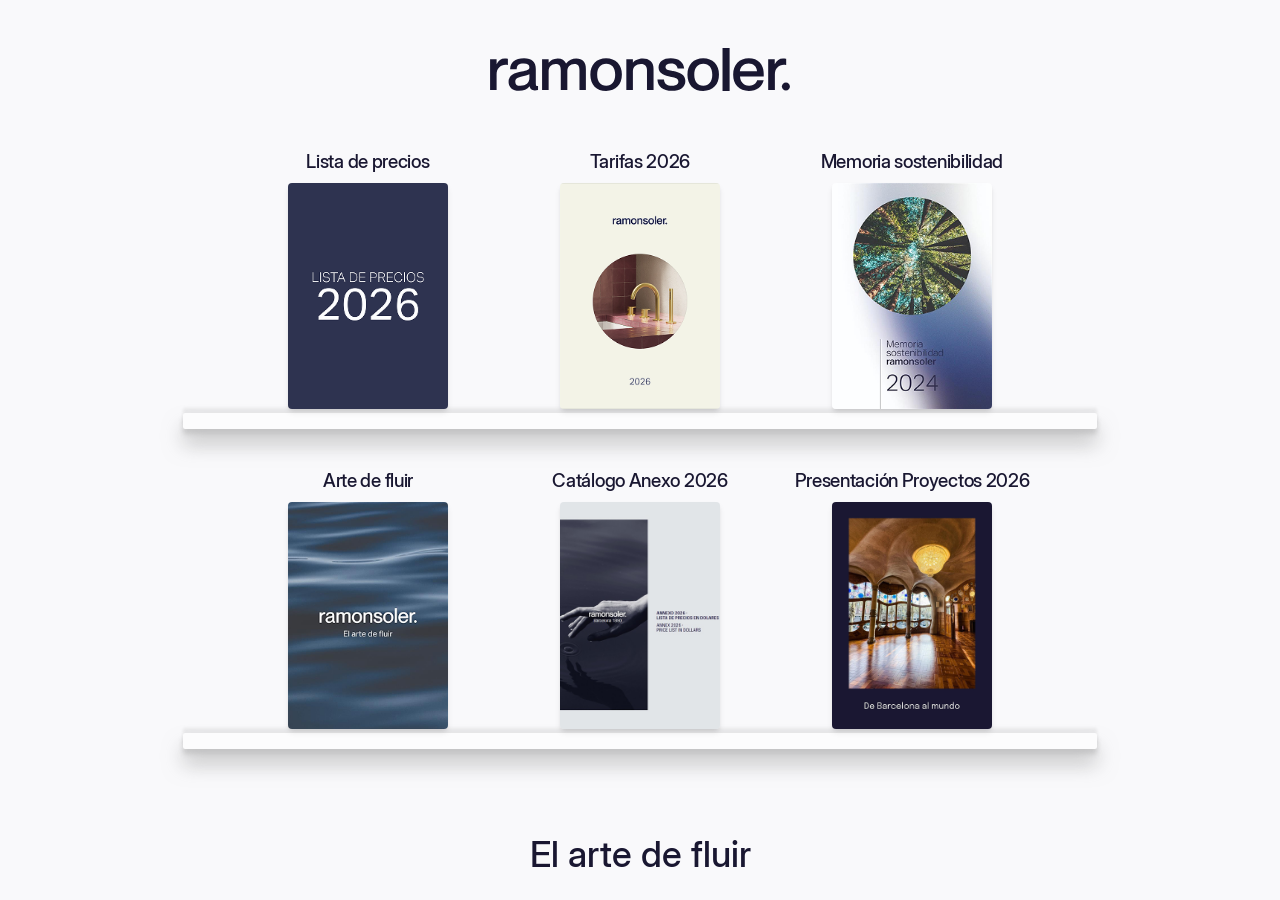
<file: Catalogos2026/index.html>
<!DOCTYPE html>
<html lang="en">

<head>
    <meta charset="UTF-8">
    <meta name="viewport" content="width=device-width, initial-scale=1.0">
    <title>Catálogos 2026</title>
    <link rel="stylesheet" defer href="styles.css">
</head>

<body>
    <header>
        <img src="Images/RamonSoler.svg" alt="RamonSoler">
    </header>
    <main>
        <div>
            <div class="wrapper">
                <div class="container">
                    <div>
                        <h3>Lista de precios</h3>
                        <a href="https://rsramonsoler.com/storage/upload/RSTarifaA4/excel/EXCEL_PRECIOS_A4_$_2026.xlsx">
                            <img src="Images/lista_precios.png" alt="lista_precios">
                        </a>
                    </div>
                    <div>
                        <h3>Tarifas 2026</h3>
                        <a target="_blank"
                            href="https://rsramonsoler.com/storage/upload/RSTarifaA4/pdfs/Tarifa_DOLLARS_2026.pdf">
                            <img src="Images/tarifas_2026.png" alt="tarifas_2026">
                        </a>
                    </div>
                    <div>
                        <h3>Memoria sostenibilidad</h3>
                        <a target="_blank"
                            href="https://rsramonsoler.com/storage/upload/RSTarifaA1/2026/pdfs/Memoria_sostenibilidad_ramonsoler_2024.pdf">
                            <img src="Images/memoria_sostenibilidad.png" alt="memoria_sostenibilidad">
                        </a>
                    </div>
                </div>
                <div class="shelf"></div>
            </div>
            <!-- -------------------- -->
            <div class="wrapper">
                <div class="container">
                    <div>
                        <h3>Arte de fluir</h3>
                        <a target="_blank"
                            href="https://rsramonsoler.com/storage/upload/RSTarifaA1/2026/pwp/Presentacion_Corporativa_ramonsolergroup_ES.pptx">
                            <img src="Images/arte_fluir.png" alt="arte_fluir">
                        </a>
                    </div>
                    <div>
                        <h3>Catálogo Anexo 2026</h3>
                        <a target="_blank"
                            href="https://rsramonsoler.com/storage/upload/RSTarifaA4/pdfs/Annex_2026_US.pdf">
                            <img src="Images/anexo_2026.png" alt="Catálogo Anexo 2026">
                        </a>
                    </div>
                    <div>
                        <h3>Presentación Proyectos 2026</h3>
                        <a target="_blank"
                            href="https://rsramonsoler.com/storage/upload/RSTarifaA1/2026/pdfs/Proyectos_ramonsoler_2026.pdf">
                            <img src="Images/barcelona_al_mundo.png" alt="Presentación Proyectos 2026">
                        </a>
                    </div>
                </div>
                <div class="shelf"></div>
            </div>
        </div>
    </main>
    <footer>El arte de fluir</footer>
</body>

</html>
</file>
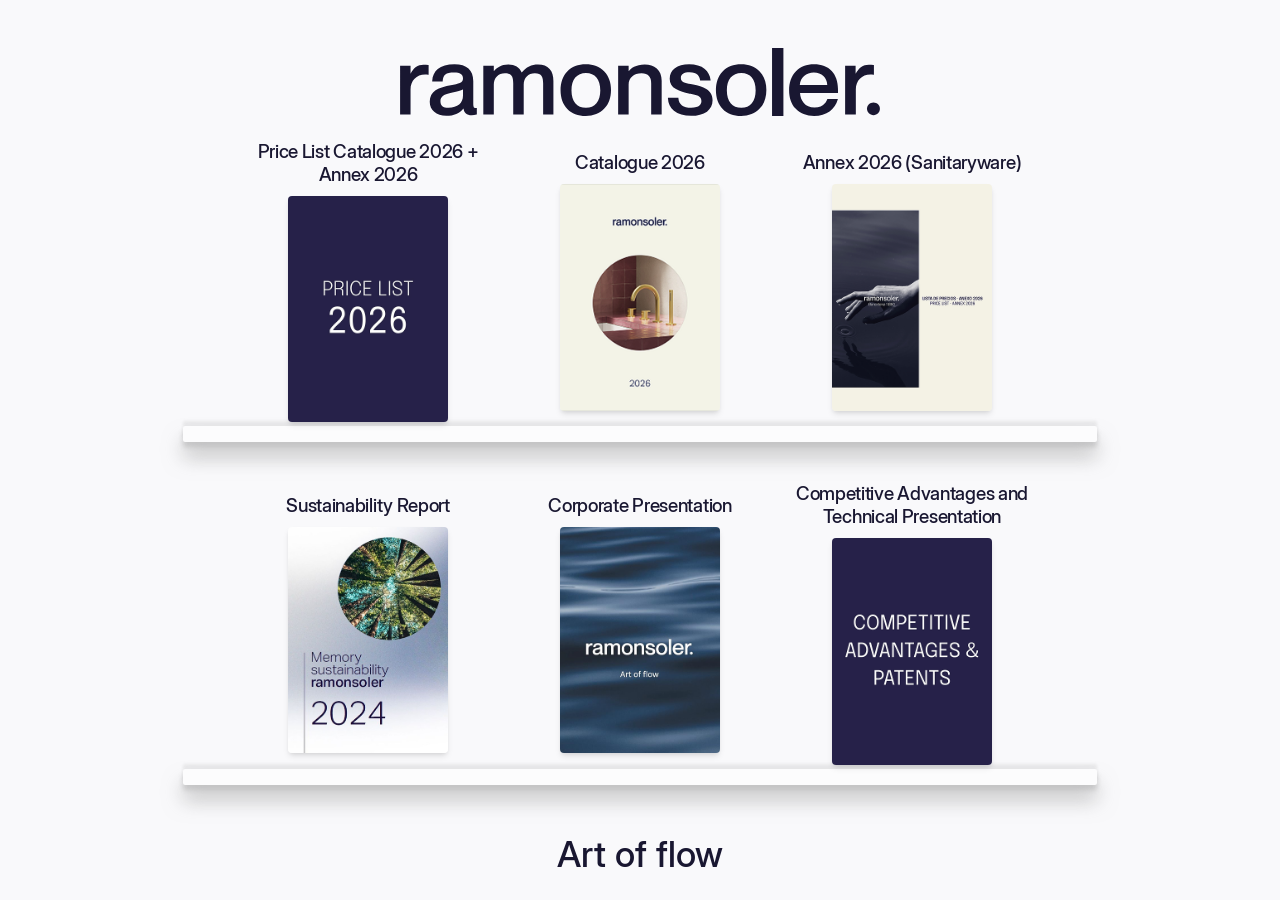
<file: Catalogue2026/index.html>
<!DOCTYPE html>
<html lang="en">
<head>
    <meta charset="UTF-8">
    <meta name="viewport" content="width=device-width, initial-scale=1.0">
    <title>Catalogue 2026</title>
    <link rel="stylesheet" defer href="styles.css">
</head>
<body>
    <header>
        <img src="Images/RamonSoler.svg" alt="RamonSoler">
    </header>
    <main>
        <div>
            <div class="wrapper">
                <div class="container">
                    <div>
                        <h3>Price List Catalogue 2026 + Annex 2026</h3>
                        <a href="https://rsramonsoler.com/storage/upload/RSTarifaA3/excel/2026/Price_List_Catalogue_and_Annex_2026.xlsx">
                            <img src="Images/price_list.png" alt="Price List Catalogue 2026 + Annex 2026">
                        </a>
                    </div>
                    <div>
                        <h3>Catalogue 2026</h3>
                        <a target="_blank" href="https://rsramonsoler.com/storage/upload/RSTarifaA3/pdfs/Tarifa ESP_ENG_2026.pdf">
                            <img src="Images/catalogue_2026.png" alt="Catalogue 2026">
                        </a>
                    </div>
                    <div>
                        <h3>Annex 2026 (Sanitaryware)</h3>
                        <a target="_blank" href=" https://rsramonsoler.com/storage/upload/RSTarifaA1/pdfs/Anexo_2026.pdf">
                            <img src="Images/annex_2026.png" alt="Annex 2026">
                        </a>
                    </div>
                </div>
                <div class="shelf"></div>
            </div>
            <!-- ------------------------------------------------- -->
            <div class="wrapper">
                <div class="container">
                    <div>
                        <h3>Sustainability Report</h3>
                        <a target="_blank" href="https://rsramonsoler.com/storage/upload/RSTarifaA3/pdfs/Sustainability_Report_ramonsoler_2024.pdf">
                            <img src="Images/sustainability_report 1.png" alt="Sustainability Report">
                        </a>
                    </div>
                    <div>
                        <h3>Corporate Presentation</h3>
                        <a target="_blank" href="https://rsramonsoler.com/storage/upload/RSTarifaA3/pwp/Corporate_presentation_ramonsolergroup.pptx">
                            <img src="Images/art_of_flow.png" alt="Corporate Presentation">
                        </a>
                    </div>
                    <div>
                        <h3>Competitive Advantages and Technical Presentation</h3>
                        <a target="_blank" href="https://rsramonsoler.com/storage/upload/RSTarifaA3/pwp/Competitive_Advantages_Patents_ramonsoler.pptx">
                            <img src="Images/competitive_advantages.png" alt="Competitive Advantages and Technical Presentation">
                        </a>
                    </div>
                </div>
                <div class="shelf"></div>
            </div>
        </div>
    </main>
    <footer>Art of flow</footer>
</body>
</html>
</file>
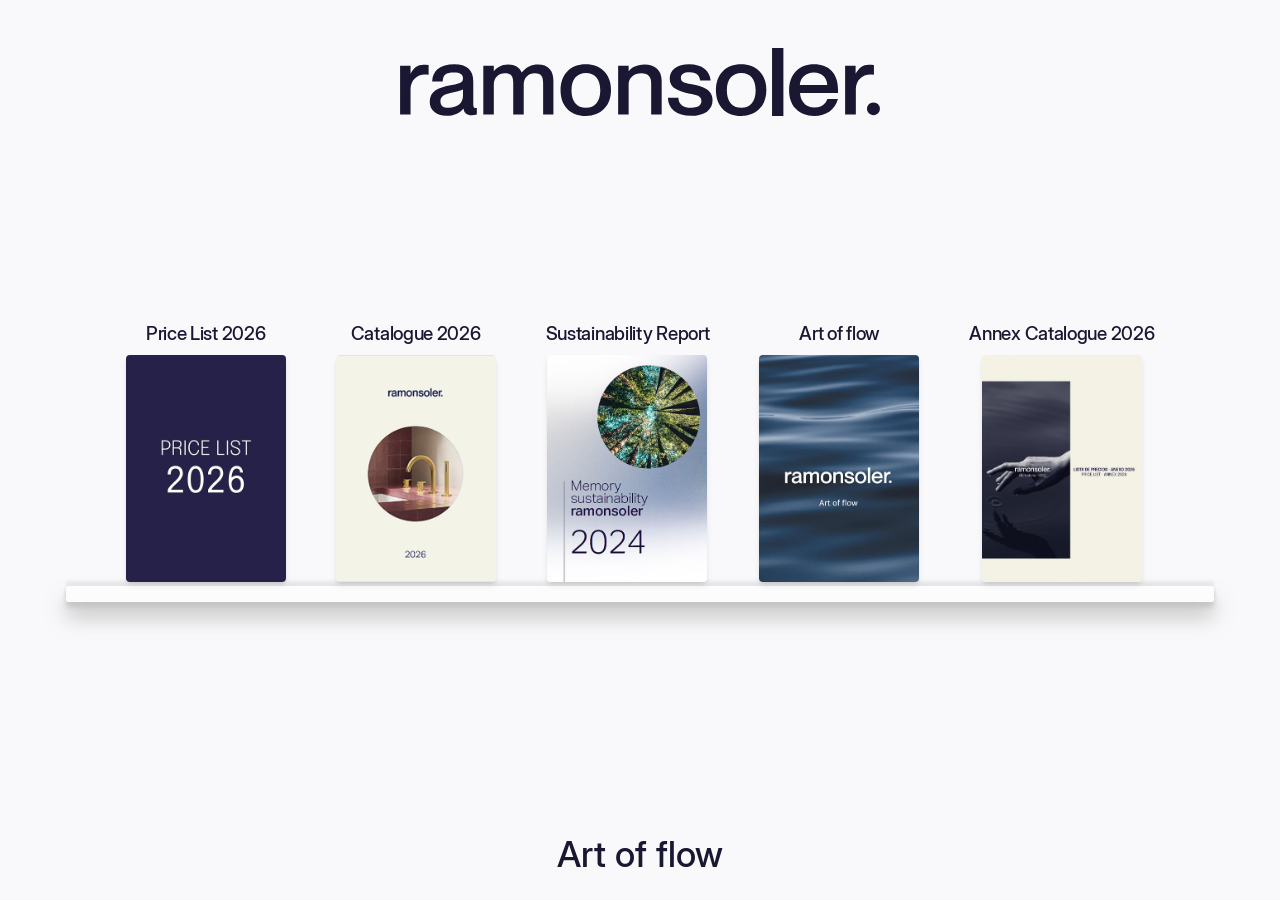
<file: Catalogues2026/index.html>
<!DOCTYPE html>
<html lang="en">
<head>
    <meta charset="UTF-8">
    <meta name="viewport" content="width=device-width, initial-scale=1.0">
    <title>2026 Catalogues</title>
    <link rel="stylesheet" defer href="styles.css">
</head>
<body>
    <header>
        <img src="Images/RamonSoler.svg" alt="RamonSoler">
    </header>
    <main>
        <div class="wrapper">
            <div class="container">
                <div>
                    <h3>Price List 2026</h3>
                    <a href="https://rsramonsoler.com/storage/upload/RSTarifaA6A/excel/EXCEL_A6_2026.xlsx">
                        <img src="Images/price_list.png" alt="Price List">
                    </a>
                </div>
                <div>
                    <h3>Catalogue 2026</h3>
                    <a target="_blank" href="https://rsramonsoler.com/storage/upload/RSTarifaA1/2026/pdfs/Tarifa%20ESP_ENG_2026.pdf">
                        <img src="Images/catalogue_2026.png" alt="Catalogue 2026">
                    </a>
                </div>
                <div>
                    <h3>Sustainability Report</h3>
                    <a target="_blank" href="https://rsramonsoler.com/storage/upload/RSTarifaA3/pdfs/Sustainability_Report_ramonsoler_2024.pdf">
                        <img src="Images/sustainability_report 1.png" alt="Sustainability Report">
                    </a>
                </div>
                <div>
                    <h3>Art of flow</h3>
                    <a target="_blank" href="https://rsramonsoler.com/storage/upload/RSTarifaA3/pwp/Corporate_presentation_ramonsolergroup.pptx">
                        <img src="Images/art_of_flow.png" alt="Art of flow">
                    </a>
                </div>
                <div>
                    <h3>Annex Catalogue 2026</h3>
                    <a target="_blank" href="https://rsramonsoler.com/storage/upload/RSTarifaA1/pdfs/Anexo_2026.pdf">
                        <img src="Images/anexo.png" alt="Solerbath">
                    </a>
                </div>
            </div>
            <div class="shelf"></div>
        </div>
    </main>
    <footer>Art of flow</footer>
</body>
</html>
</file>
<file: Catalogos2026/styles.css>
@font-face {
    font-family: 'Inter';
    src: url('fonts/Inter-400.ttf') format('truetype');
    font-weight: 400;
}

@font-face {
    font-family: 'Inter';
    src: url('fonts/Inter-500.ttf') format('truetype');
    font-weight: 500;
}
* {
    box-sizing: border-box;
    padding: 0;
    margin: 0;
}
body, html {
    margin: 0;
    background-color: #F9F9FB;
    height: 100%;
    display: flex;
    flex-direction: column;
}
header {
    display: flex;
    justify-content: center;
    padding-top: 3rem;
}
header img {
    width: 300px;
    height: auto;
}
main {
    flex: 1;
    display: flex;
    justify-content: center;
    align-items: center;
}
.wrapper {
    display: flex;
    flex-direction: column;
}
.container {
    display: flex;
    position: relative;
    padding: 0px 60px;
    justify-content: center;
    gap: 22px;
}
main > div {
    display: flex;
    flex-direction: column;
    gap: 40px;
}
.wrapper .container div {
    display: flex;
    flex-direction: column;
    gap: 10px;
    justify-content: center;
    align-items: center;
}
.wrapper .container div h3 {
    text-align: center;
    font-family: 'Inter';
    cursor: pointer;
    width: 250px;
    color: #191731;
    font-weight: 500;
    letter-spacing: -.3px;
}
.wrapper .container div img {
    border-radius: 4px;
    height: 226.5px;
    object-fit: cover;
    width: 160px;
    box-shadow: 0 4px 6px -1px rgb(0 0 0 / 0.1), 0 2px 4px -2px rgb(0 0 0 / 0.1);
}
footer {
    text-align: center;
    font-family: 'Inter';
    font-size: 36px;
    color: #191731;
    padding: 1.5rem;
    font-weight: 500;
}
.shelf {
    width: 100%;
    height: 1rem;
    background-color: #FCFCFD;
    border-radius: 2px;
    box-shadow: 0px -5px 3px 0px rgba(170, 170, 170, 0.2), 0px 15px 20px 0px rgba(170, 170, 170, 0.7), 0px 5px 5px 0px rgba(119, 119, 119, 0.3);
}
</file>
<file: Catalogue2026/styles.css>
@font-face {
    font-family: 'Inter';
    src: url('fonts/Inter-400.ttf') format('truetype');
    font-weight: 400;
}

@font-face {
    font-family: 'Inter';
    src: url('fonts/Inter-500.ttf') format('truetype');
    font-weight: 500;
}
* {
    box-sizing: border-box;
    padding: 0;
    margin: 0;
}
body, html {
    margin: 0;
    background-color: #F9F9FB;
    height: 100%;
    display: flex;
    flex-direction: column;
}
header {
    display: flex;
    justify-content: center;
    padding-top: 3rem;
}
header img {
    width: 480px;
    height: auto;
}
main {
    flex: 1;
    display: flex;
    justify-content: center;
    align-items: center;
}
.wrapper {
    display: flex;
    flex-direction: column;
}
.container {
    display: flex;
    position: relative;
    padding: 0px 60px;
    gap: 22px;
}
main > div {
    display: flex;
    flex-direction: column;
    gap: 40px;
}
.wrapper .container div {
    display: flex;
    flex-direction: column;
    gap: 10px;
    justify-content: center;
    align-items: center;
}
.wrapper .container div h3 {
    text-align: center;
    font-family: 'Inter';
    cursor: pointer;
    width: 250px;
    color: #191731;
    font-weight: 500;
    letter-spacing: -.3px;
}
.wrapper .container div img {
    border-radius: 4px;
    height: 226.5px;
    object-fit: cover;
    width: 160px;
    box-shadow: 0 4px 6px -1px rgb(0 0 0 / 0.1), 0 2px 4px -2px rgb(0 0 0 / 0.1);
}
footer {
    text-align: center;
    font-family: 'Inter';
    font-size: 36px;
    color: #191731;
    padding: 1.5rem;
    font-weight: 500;
}
.shelf {
    width: 100%;
    height: 1rem;
    background-color: #FCFCFD;
    border-radius: 2px;
    box-shadow: 0px -5px 3px 0px rgba(170, 170, 170, 0.2), 0px 15px 20px 0px rgba(170, 170, 170, 0.7), 0px 5px 5px 0px rgba(119, 119, 119, 0.3);
}
</file>
<file: Catalogues2026/styles.css>
@font-face {
    font-family: 'Inter';
    src: url('fonts/Inter-400.ttf') format('truetype');
    font-weight: 400;
}

@font-face {
    font-family: 'Inter';
    src: url('fonts/Inter-500.ttf') format('truetype');
    font-weight: 500;
}
* {
    box-sizing: border-box;
    padding: 0;
    margin: 0;
}
body, html {
    margin: 0;
    background-color: #F9F9FB;
    height: 100%;
    display: flex;
    flex-direction: column;
}
header {
    display: flex;
    justify-content: center;
    padding-top: 3rem;
}
header img {
    width: 480px;
    height: auto;
}
main {
    flex: 1;
    display: flex;
    justify-content: center;
    align-items: center;
}
.wrapper {
    display: flex;
    flex-direction: column;
}
.container {
    display: flex;
    position: relative;
    padding: 0px 60px;
    gap: 50px;
}
main .container div {
    display: flex;
    flex-direction: column;
    gap: 10px;
    justify-content: center;
    align-items: center;
}
main .container div h3 {
    text-align: center;
    font-family: 'Inter';
    cursor: pointer;
    color: #191731;
    font-weight: 500;
    letter-spacing: -.3px;
}
main .container div img {
    border-radius: 4px;
    height: 226.5px;
    object-fit: cover;
    width: 160px;
    box-shadow: 0 4px 6px -1px rgb(0 0 0 / 0.1), 0 2px 4px -2px rgb(0 0 0 / 0.1);
}
footer {
    text-align: center;
    font-family: 'Inter';
    font-size: 36px;
    color: #191731;
    padding: 1.5rem;
    font-weight: 500;
}
.shelf {
    width: 100%;
    height: 1rem;
    background-color: #FCFCFD;
    border-radius: 2px;
    box-shadow: 0px -5px 3px 0px rgba(170, 170, 170, 0.2), 0px 15px 20px 0px rgba(170, 170, 170, 0.7), 0px 5px 5px 0px rgba(119, 119, 119, 0.3);
}
</file>
